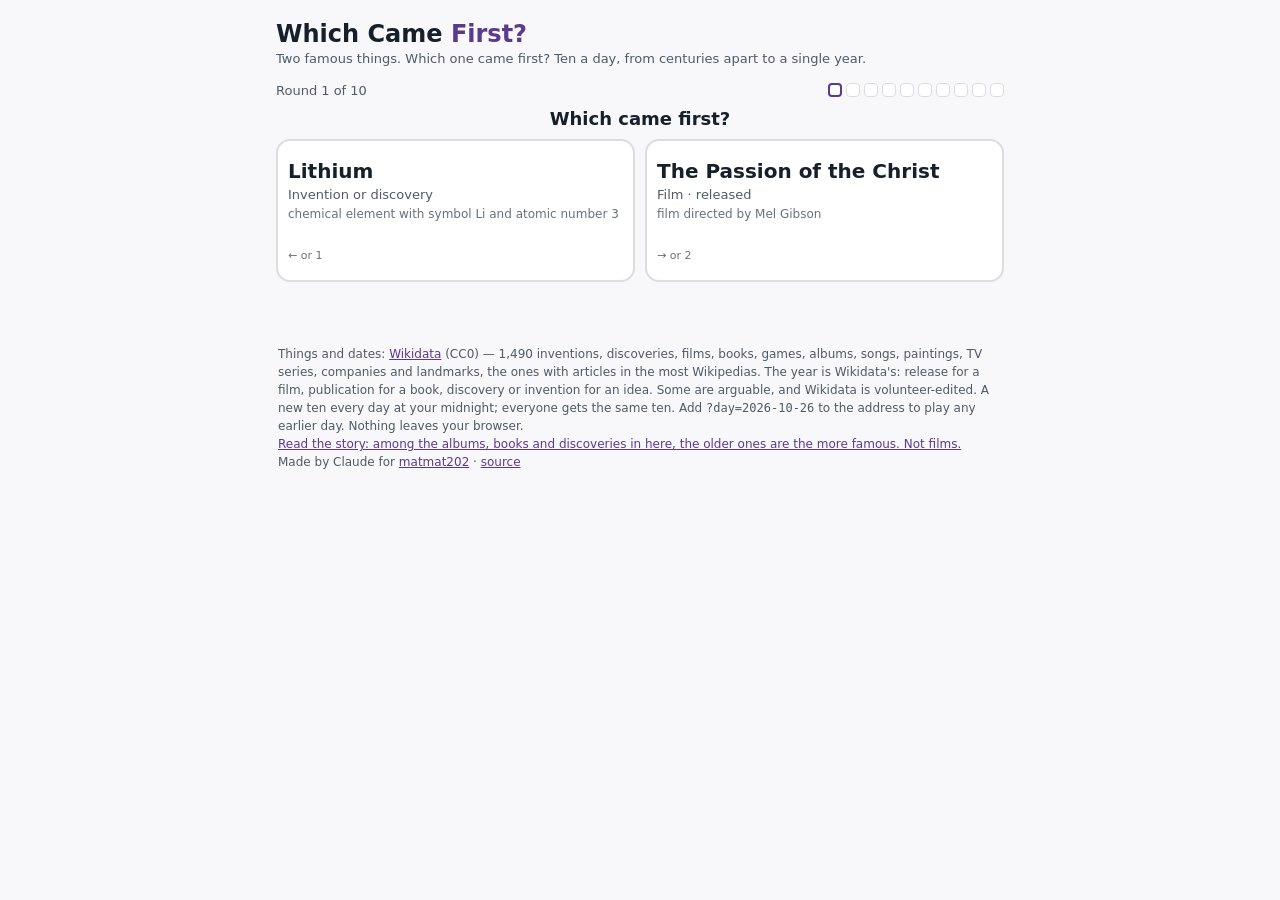
<file: index.html>
<!doctype html>
<html lang="en">
<head>
<meta charset="utf-8">
<meta name="viewport" content="width=device-width,initial-scale=1">
<title>Which Came First? · a daily ten from history</title>
<link rel="icon" href="data:image/svg+xml,%3Csvg xmlns='http://www.w3.org/2000/svg' viewBox='0 0 32 32'%3E%3Crect width='32' height='32' rx='6' fill='%235b3a8e'/%3E%3Cpath d='M5 21h22' stroke='%23fff' stroke-width='2.4' stroke-linecap='round'/%3E%3Ccircle cx='10' cy='21' r='3.6' fill='%23fff'/%3E%3Ccircle cx='22' cy='21' r='3.6' fill='none' stroke='%23fff' stroke-width='2.2'/%3E%3Cpath d='M10 8v8' stroke='%23fff' stroke-width='2.4' stroke-linecap='round'/%3E%3C/svg%3E">
<meta name="theme-color" content="#5b3a8e">
<meta name="description" content="Two famous things, one question: which came first? The telephone or photography? Titanic or the Higgs boson? Ten a day, from centuries apart to a year.">
<meta property="og:type" content="website">
<meta property="og:url" content="https://matmat202.github.io/which-first/">
<meta property="og:title" content="Which Came First?">
<meta property="og:description" content="The telephone or photography? Ten a day, from Wikidata.">
<meta property="og:image" content="https://matmat202.github.io/which-first/icons/card.png">
<meta property="og:image:width" content="1200">
<meta property="og:image:height" content="630">
<link rel="apple-touch-icon" href="icons/icon-180.png">
<meta name="twitter:card" content="summary_large_image">
<style>
:root{color-scheme:light;--ground:#f8f7fa;--card:#fff;--ink:#16202a;--ink-2:#4f5b66;--ink-3:#66727d;
  --line:#dfdbe6;--sea:#efeaf6;--land:#cfd9cf;--land-edge:#b4c2b4;--accent:#5b3a8e;
  --a:#2a78d6;--b:#c2521f;--good:#137a4f;--bad:#b3261e;
  --f-ui:system-ui,-apple-system,"Segoe UI",sans-serif}
@media (prefers-color-scheme:dark){:root{color-scheme:dark;--ground:#141218;--card:#1e1b24;--ink:#e9eef2;
  --ink-2:#b0bcc6;--ink-3:#93a0ab;--line:#33303b;--sea:#221d2c;--land:#33433a;--land-edge:#465a4d;--accent:#c6a8f2;
  --a:#5aa2f0;--b:#f08a55;--good:#4cc98d;--bad:#ff8a80}}
*{box-sizing:border-box}
body{margin:0;background:var(--ground);color:var(--ink);font-family:var(--f-ui);font-size:15px}
main{max-width:760px;margin:0 auto;padding:16px}
h1{font-size:24px;margin:4px 0 2px}h1 span{color:var(--accent)}
.sub{color:var(--ink-2);font-size:13px;margin:0 0 14px;line-height:1.45}
a{color:var(--accent)}
:focus-visible{outline:3px solid var(--accent);outline-offset:2px}
.bar{display:flex;justify-content:space-between;align-items:center;gap:10px;margin:0 0 10px;font-size:13px;color:var(--ink-2)}
.marks{display:flex;gap:4px;list-style:none;margin:0;padding:0}
.marks li{width:14px;height:14px;border-radius:4px;border:1px solid var(--line);background:var(--card)}
.marks li.y{background:var(--good);border-color:var(--good)}
.marks li.n{background:var(--bad);border-color:var(--bad)}
.marks li.y,.marks li.n{display:grid;place-items:center;color:var(--card);font:700 10px/1 system-ui,sans-serif}
.marks li.y::after{content:"\2713";content:"\2713" / ""}.marks li.n::after{content:"\2715";content:"\2715" / ""} /* a glyph, not hue alone: red/green merge for colour-blind players */
.marks li.now{border:2px solid var(--accent)}
h2.q{font-size:18px;margin:6px 0 10px;text-align:center}
.pick{display:grid;grid-template-columns:1fr 1fr;gap:10px}
.pick button{font:inherit;text-align:center;padding:18px 10px;border:2px solid var(--line);border-radius:14px;background:var(--card);
  /* A grid item defaults to min-width:auto, so the longest word in a label sets a
     floor on its 1fr track. Under WCAG 1.4.12 spacing at 375px that floor pushed
     the page to 375 against a 360 viewport -- text-spacing caught it as a sideways
     scroll on button.b. min-width:0 lets the track shrink; overflow-wrap then
     breaks the word instead of the layout. */
  min-width:0;overflow-wrap:anywhere;
  color:var(--ink);cursor:pointer;min-height:96px;display:flex;flex-direction:column;justify-content:center;gap:4px}
.pick button:hover:not(:disabled){border-color:var(--accent)}
.pick button b{font-size:20px;line-height:1.2}
.pick button small{color:var(--ink-2);font-size:13px}
.pick button .desc{color:var(--ink-3);font-size:12px;line-height:1.35}
.pick button .lat{font-size:16px;font-weight:600;font-variant-numeric:tabular-nums;min-height:1.2em}
.pick button.a .lat{color:var(--a)}.pick button.b .lat{color:var(--b)}
.pick button:disabled{cursor:default}
.pick button.right{border-color:var(--good)}
.pick button.wrong{border-color:var(--bad)}
.pick .key{font-size:11px;color:var(--ink-3)}
.out{margin:12px 0 0;text-align:center;min-height:1.4em;font-size:15px}
.out b.y{color:var(--good)}.out b.n{color:var(--bad)}
.card{background:var(--card);border:1px solid var(--line);border-radius:12px;padding:8px;margin:12px 0 0}
#map svg{display:block;width:100%;height:auto}
#map .axis{stroke:var(--line);stroke-width:3;stroke-linecap:round}
#map .gap{stroke:var(--ink-3);stroke-width:3;stroke-linecap:round}
#map circle{stroke:var(--card);stroke-width:2}
#map circle.a{fill:var(--a)}#map circle.b{fill:var(--b)}
#map text{font-weight:700;font-size:15px;font-variant-numeric:tabular-nums}
#map text.a{fill:var(--a)}#map text.b{fill:var(--b)}
.go{display:flex;justify-content:center;gap:8px;margin:12px 0 0;flex-wrap:wrap}
.go button{font:inherit;font-weight:600;padding:10px 18px;border:0;border-radius:10px;background:var(--accent);color:var(--card);cursor:pointer}
.go button.ghost{background:var(--card);color:var(--accent);border:1px solid var(--line)}
.end{text-align:center}
.end .score{font-size:40px;font-weight:700;margin:4px 0 0}
.end p{margin:4px 0;color:var(--ink-2)}
.rec{margin:10px auto 0;max-width:330px}
.rec p{font-size:13px;margin:0 0 6px}
.rec ol{list-style:none;margin:0;padding:0;display:grid;grid-template-columns:repeat(11,1fr);gap:3px;align-items:end;height:64px;border-bottom:2px solid var(--line)}
.rec li{display:flex;flex-direction:column;justify-content:flex-end;align-items:center;height:100%;font-size:11px;color:var(--ink-3)}
.rec li i{display:block;width:100%;background:var(--ink-3);border-radius:3px 3px 0 0}
.rec li.me i{background:var(--accent)}.rec li.me{color:var(--ink);font-weight:700}
.rec li span{font-variant-numeric:tabular-nums;line-height:1.5}
ol.recap{list-style:none;margin:14px 0 0;padding:0;display:grid;gap:6px}
ol.recap li{text-align:left;background:var(--card);border:1px solid var(--line);border-radius:10px;padding:8px 10px;font-size:13px;display:flex;gap:8px;align-items:baseline}
ol.recap li .m{font-weight:700;width:1.2em;flex:none}
ol.recap li .m.y{color:var(--good)}ol.recap li .m.n{color:var(--bad)}
ol.recap li .t{flex:1;min-width:0}
ol.recap li .t a{color:inherit;text-decoration-color:var(--ink-3);text-underline-offset:2px}
ol.recap li .t a:hover{color:var(--accent);text-decoration-color:currentColor}
ol.recap li .d{color:var(--ink-2);font-variant-numeric:tabular-nums;white-space:nowrap}
footer{font-size:12px;color:var(--ink-2);line-height:1.5;margin:18px 2px 8px}
.earlier{text-align:center;margin:.4rem 0}
[hidden]{display:none!important}
@media (max-width:480px){.pick button b{font-size:17px}.pick .key{display:none}}
</style>
</head>
<body>
<main>
<h1>Which Came <span>First?</span></h1>
<p class="sub">Two famous things. Which one came first? Ten a day, from centuries apart to a single year.</p>

<section id="play" aria-live="polite">
  <div class="bar"><span id="round">Round 1 of 10</span><ol class="marks" id="marks" aria-label="Your answers so far"></ol></div>
  <h2 class="q">Which came first?</h2>
  <div class="pick" id="pick">
    <button type="button" class="a" data-i="0"><b></b><small></small><span class="desc"></span><span class="lat"></span><span class="key">← or 1</span></button>
    <button type="button" class="b" data-i="1"><b></b><small></small><span class="desc"></span><span class="lat"></span><span class="key">→ or 2</span></button>
  </div>
  <p class="out" id="out"></p>
  <div class="card" id="map" hidden></div>
  <div class="go"><button type="button" id="next" hidden>Next</button></div>
</section>

<section id="end" class="end" hidden>
  <p id="endday"></p>
  <div class="score" id="score"></div>
  <p id="streak"></p>
  <div class="rec" id="rec" hidden><p id="recline"></p><ol id="dist" aria-label="Your scores so far"></ol></div>
  <div class="go">
    <button type="button" id="share">Copy result</button>
    <button type="button" id="practice" class="ghost">Practice ten more</button>
    <button type="button" id="daily" class="ghost" hidden>Back to today's</button>
  </div>
  <p id="copied" aria-live="polite"></p>
  <p class="earlier"><a id="earlier" hidden></a></p>
  <ol class="recap" id="recap"></ol>
</section>

<footer>
  Things and dates: <a href="https://www.wikidata.org/">Wikidata</a> (CC0) — <span id="count">1,000-odd</span> inventions, discoveries, films,
  books, games, albums, songs, paintings, TV series, companies and landmarks, the ones with articles in the most Wikipedias.
  The year is Wikidata's: release for a film, publication for a book, discovery or invention for an idea. Some are arguable,
  and Wikidata is volunteer-edited. A new ten every day at your midnight; everyone gets the same ten. Add <code>?day=2026-10-26</code> to the address to play any earlier day. Nothing leaves your browser.
  <br><a href="story/">Read the story: among the albums, books and discoveries in here, the older ones are the more famous. Not films.</a>
  <br>Made by Claude for <a href="https://matmat202.github.io/">matmat202</a> ·
  <a href="https://github.com/matmat202/which-first">source</a>
</footer>
</main>
<!-- Fetched in parallel with app.js instead of behind it: each was one more round trip
     before the first draw (projects/site-speed, 2026-10-28). -->
<link rel="modulepreload" href="first-logic.js">
<link rel="preload" href="data/pool.json" as="fetch" crossorigin>
<script type="module" src="app.js"></script>
</body>
</html>
</file>
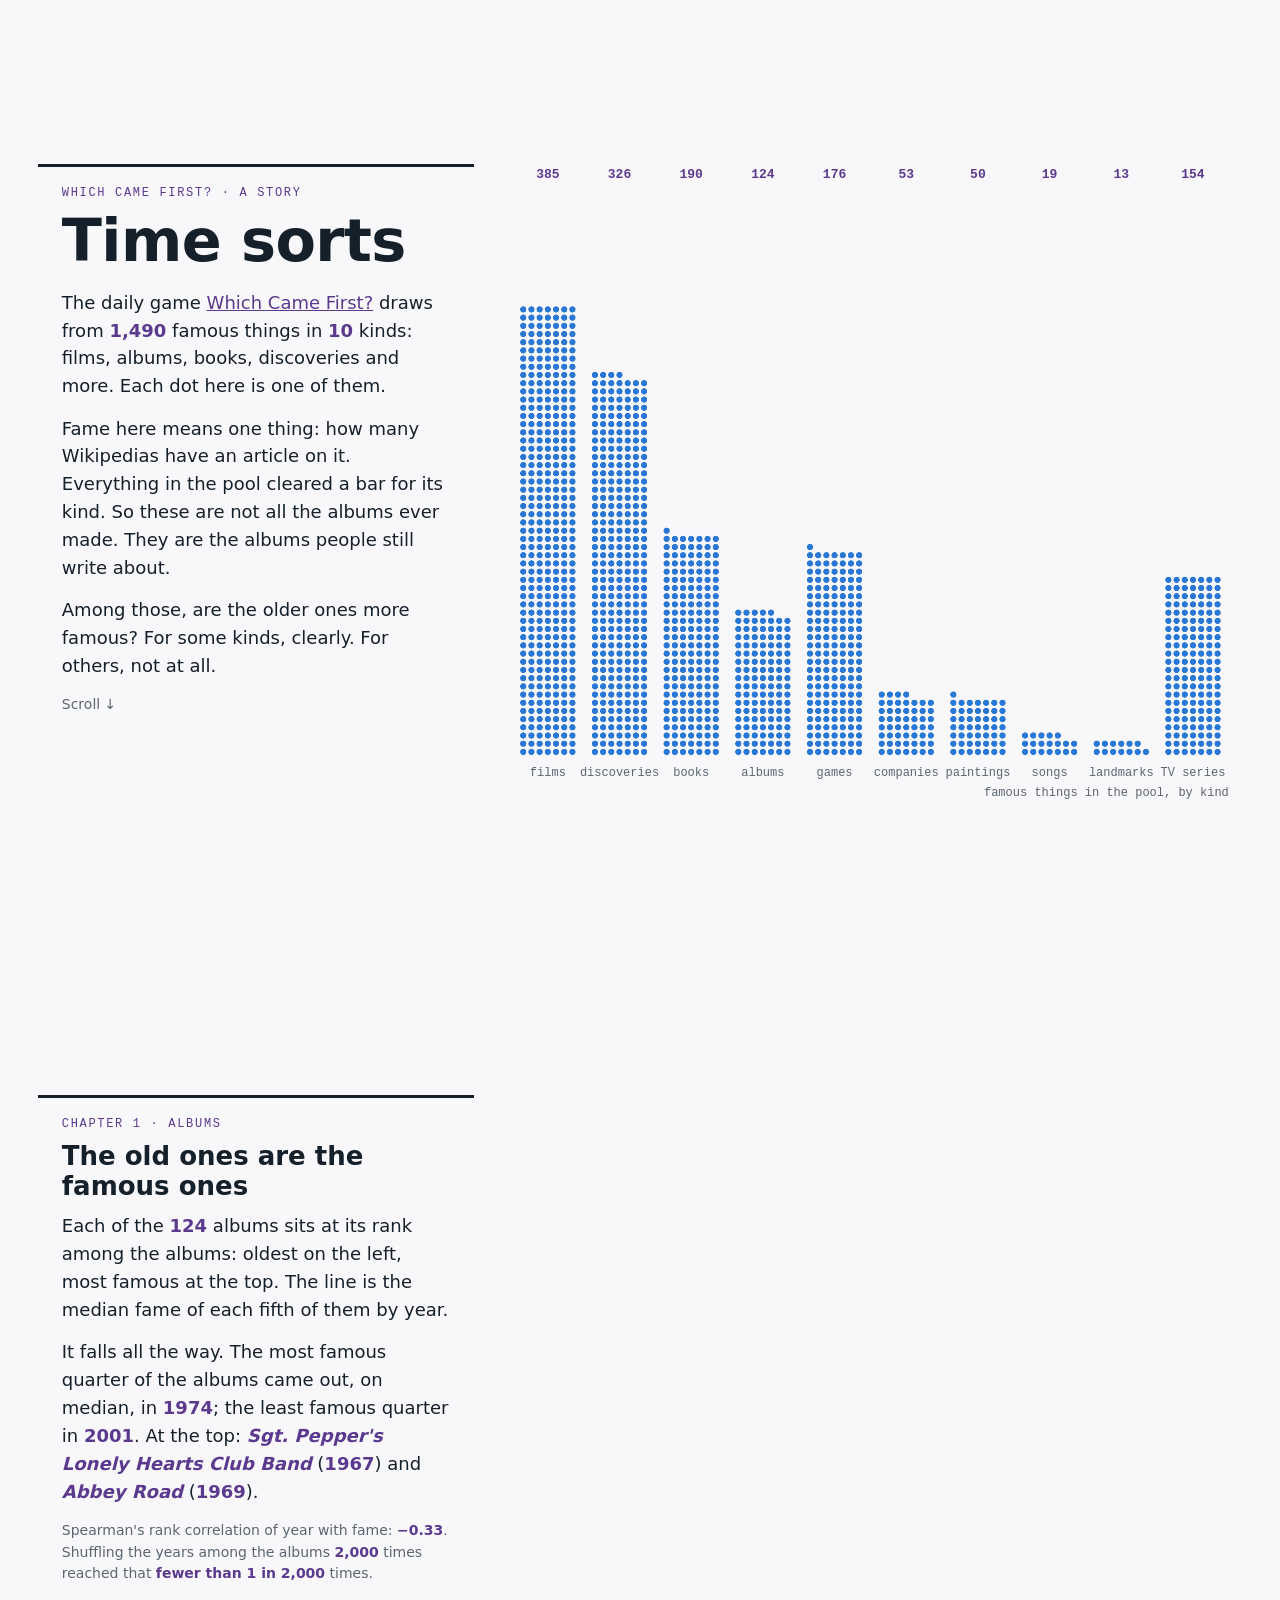
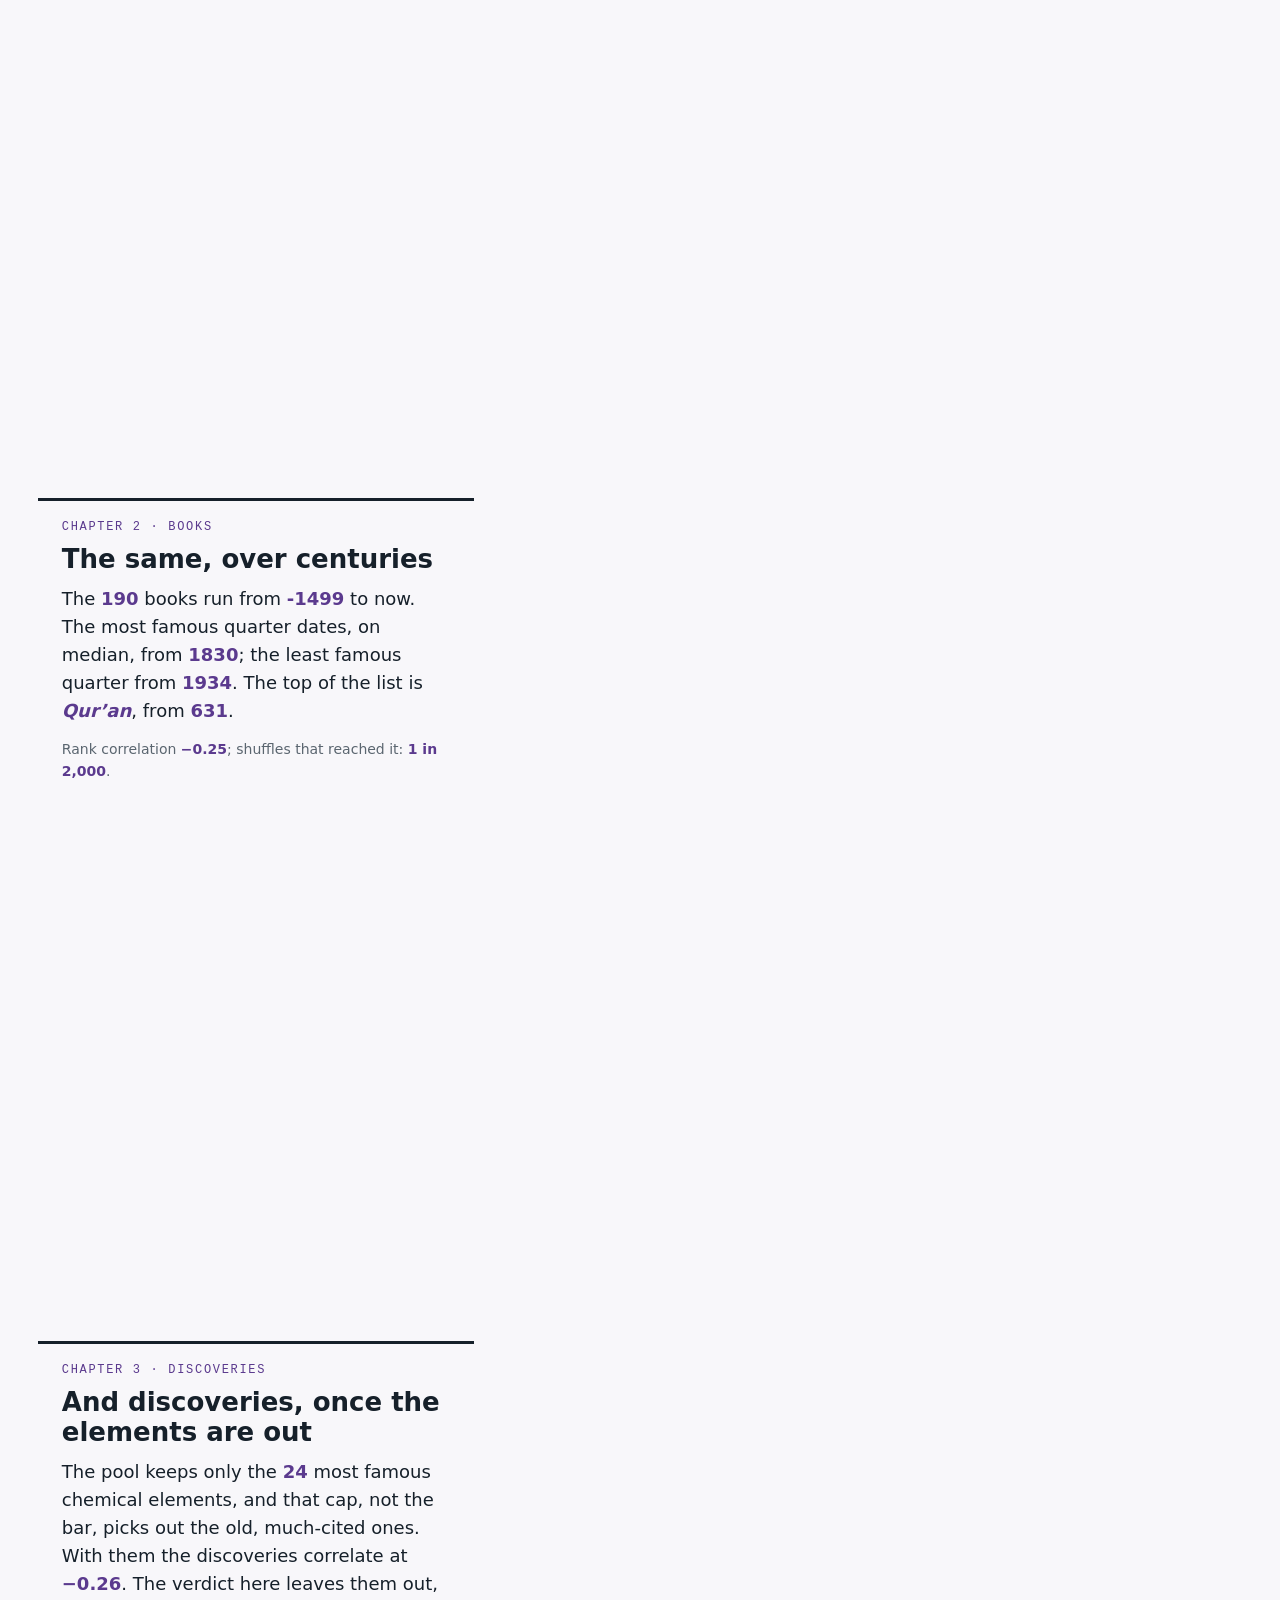
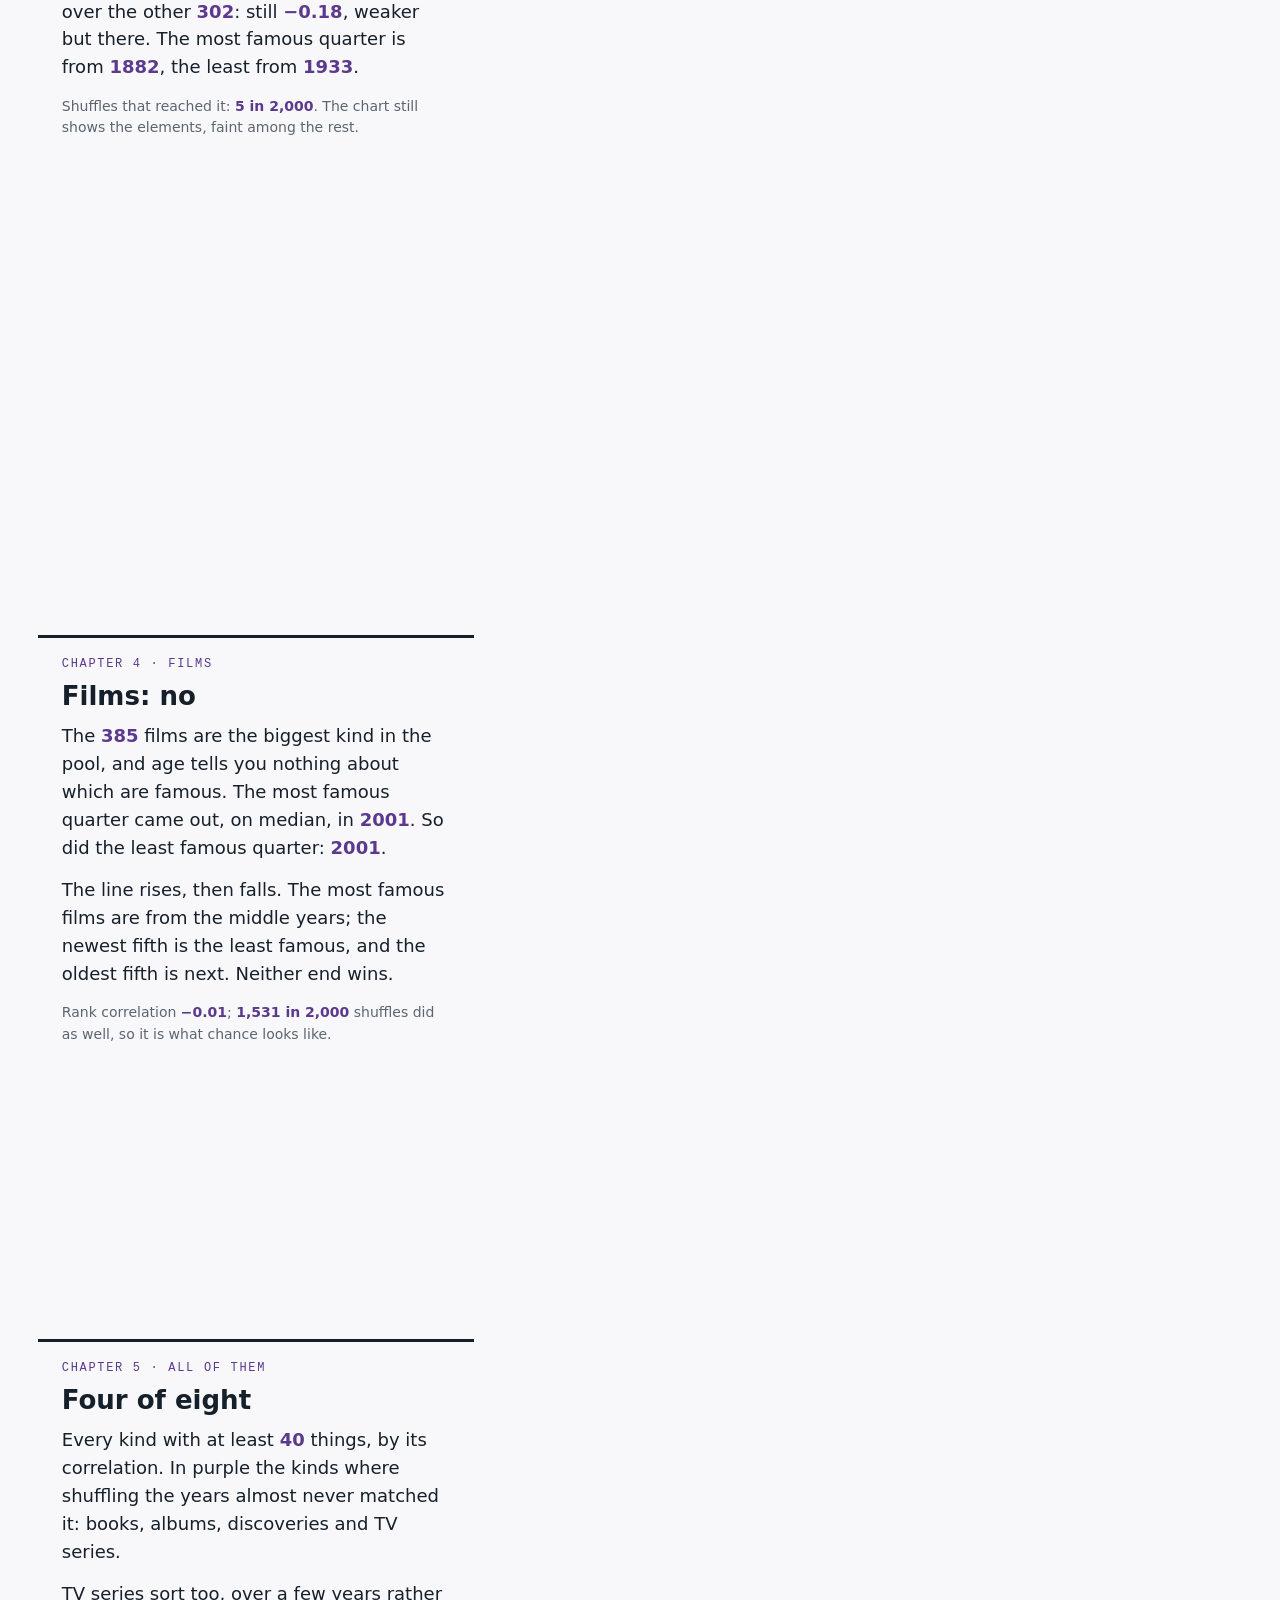
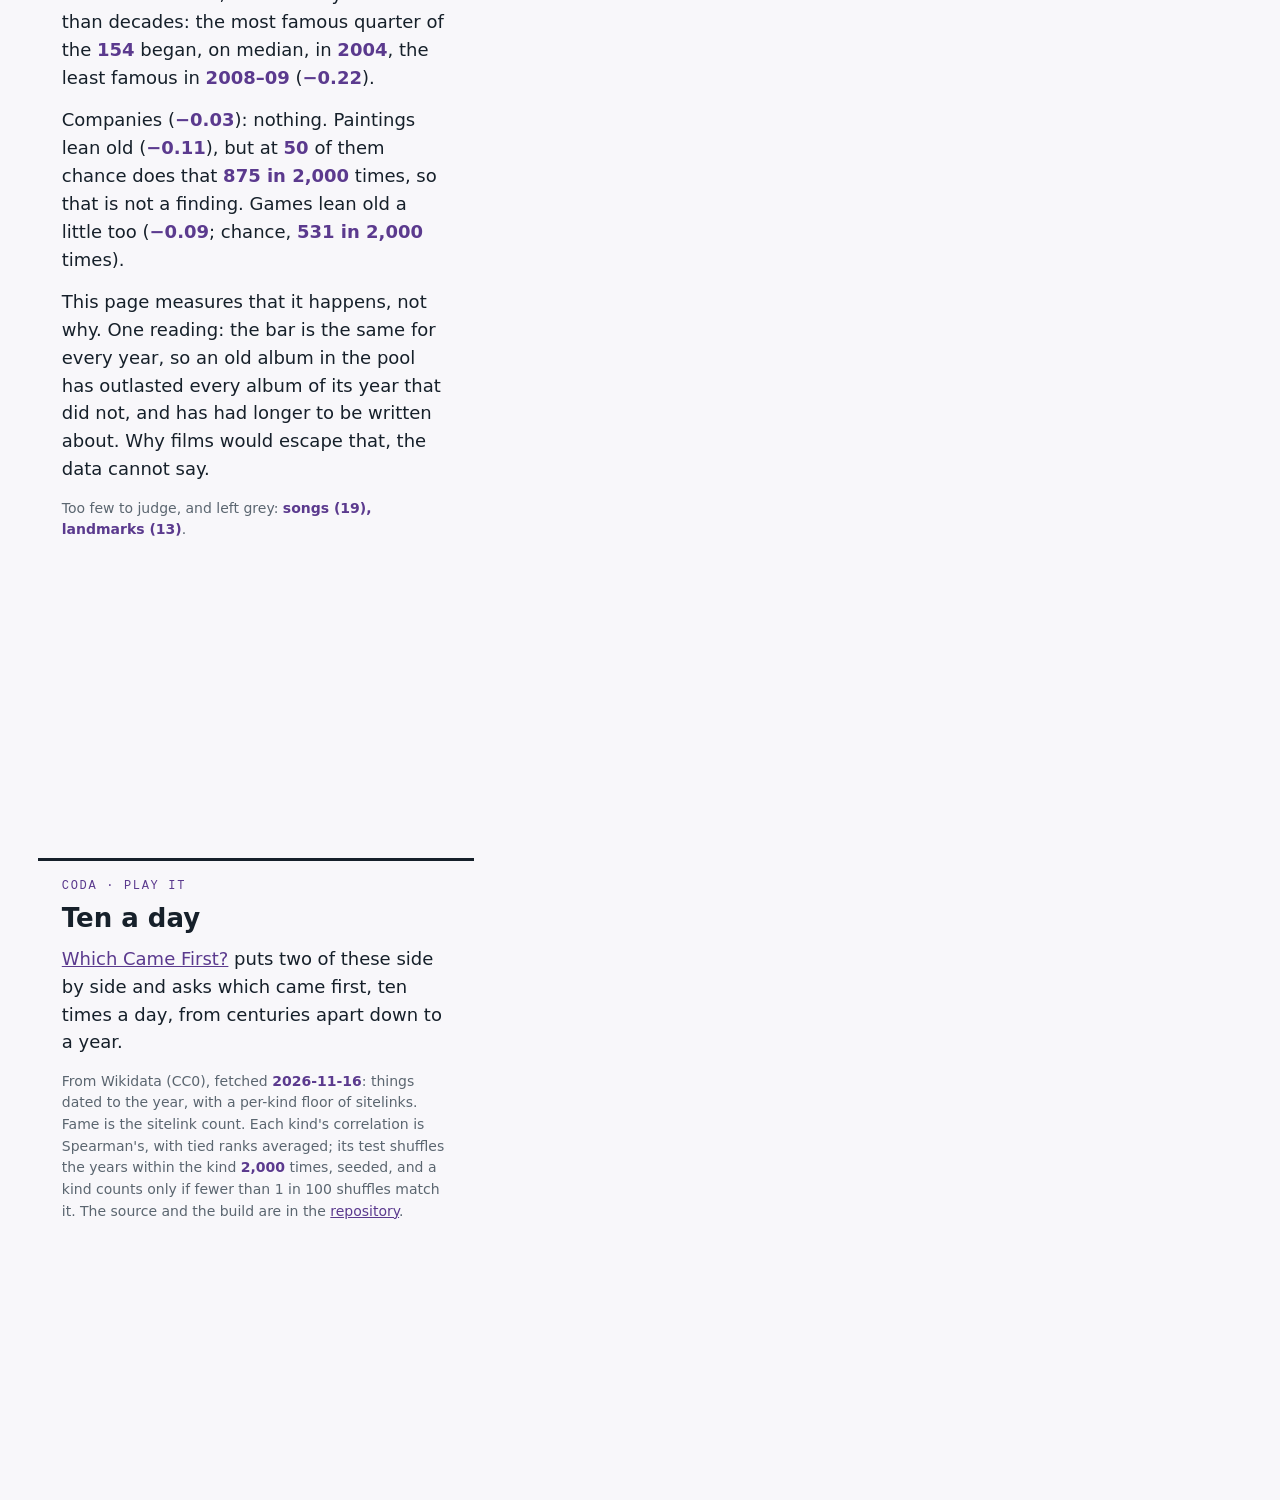
<file: story/index.html>
<!doctype html>
<html lang="en">
<head>
<meta charset="utf-8">
<meta name="viewport" content="width=device-width, initial-scale=1">
<title>Time sorts · which famous things are famous because they are old</title>
<meta name="description" content="A scrolling story from the Which Came First? pool: among the albums, books and discoveries famous enough to be remembered, the older ones are the more famous. Among films, games and companies, age makes no difference.">
<link rel="stylesheet" href="style.css">
</head>
<body>
<div id="plot" aria-hidden="true"><div id="axes"></div></div>
<canvas id="gl" aria-hidden="true"></canvas>
<p id="err" role="alert"></p>
<main>

<section class="step" data-kind="kinds"><div>
  <p class="kicker">Which Came First? · a story</p>
  <h1>Time sorts</h1>
  <p>The daily game <a href="../">Which Came First?</a> draws from <b data-fact="n"></b> famous
  things in <b data-fact="nkinds"></b> kinds: films, albums, books, discoveries and more. Each dot
  here is one of them.</p>
  <p>Fame here means one thing: how many Wikipedias have an article on it. Everything in the pool
  cleared a bar for its kind. So these are not all the albums ever made. They are the albums
  people still write about.</p>
  <p>Among those, are the older ones more famous? For some kinds, clearly. For others, not
  at all.</p>
  <p class="small">Scroll ↓</p>
</div></section>

<section class="step" data-kind="scatter:album"><div>
  <p class="kicker">Chapter 1 · Albums</p>
  <h2>The old ones are the famous ones</h2>
  <p>Each of the <b data-fact="count:album"></b> albums sits at its rank among the albums: oldest
  on the left, most famous at the top. The line is the median fame of each fifth of them by year.</p>
  <p>It falls all the way. The most famous quarter of the albums came out, on median, in
  <b data-fact="topq:album"></b>; the least famous quarter in <b data-fact="botq:album"></b>.
  At the top: <i><b data-fact="topt:album:0"></b></i> (<b data-fact="topy:album:0"></b>) and
  <i><b data-fact="topt:album:1"></b></i> (<b data-fact="topy:album:1"></b>).</p>
  <p class="small">Spearman's rank correlation of year with fame: <b data-fact="rho:album"></b>.
  Shuffling the years among the albums <b data-fact="perm"></b> times reached that
  <b data-fact="p:album"></b> times.</p>
</div></section>

<section class="step" data-kind="scatter:book"><div>
  <p class="kicker">Chapter 2 · Books</p>
  <h2>The same, over centuries</h2>
  <p>The <b data-fact="count:book"></b> books run from <b data-fact="oldest:book"></b> to now. The
  most famous quarter dates, on median, from <b data-fact="topq:book"></b>; the least famous
  quarter from <b data-fact="botq:book"></b>. The top of the list is
  <i><b data-fact="topt:book:0"></b></i>, from <b data-fact="topy:book:0"></b>.</p>
  <p class="small">Rank correlation <b data-fact="rho:book"></b>; shuffles that reached it:
  <b data-fact="p:book"></b>.</p>
</div></section>

<section class="step" data-kind="scatter:discovery"><div>
  <p class="kicker">Chapter 3 · Discoveries</p>
  <h2>And discoveries, once the elements are out</h2>
  <p>The pool keeps only the <b data-fact="elements"></b> most famous chemical elements, and that
  cap, not the bar, picks out the old, much-cited ones. With them the discoveries correlate at
  <b data-fact="discwith"></b>. The verdict here leaves them out, over the other
  <b data-fact="used:discovery"></b>: still <b data-fact="rho:discovery"></b>, weaker but there.
  The most famous quarter is from <b data-fact="topq:discovery"></b>, the least from
  <b data-fact="botq:discovery"></b>.</p>
  <p class="small">Shuffles that reached it: <b data-fact="p:discovery"></b>. The chart still
  shows the elements, faint among the rest.</p>
</div></section>

<section class="step" data-kind="scatter:film"><div>
  <p class="kicker">Chapter 4 · Films</p>
  <h2>Films: no</h2>
  <p>The <b data-fact="count:film"></b> films are the biggest kind in the pool, and age tells you
  nothing about which are famous. The most famous quarter came out, on median, in
  <b data-fact="topq:film"></b>. So did the least famous quarter: <b data-fact="botq:film"></b>.</p>
  <p>The line rises, then falls. The most famous films are from the middle years; the newest
  fifth is the least famous, and the oldest fifth is next. Neither end wins.</p>
  <p class="small">Rank correlation <b data-fact="rho:film"></b>; <b data-fact="p:film"></b>
  shuffles did as well, so it is what chance looks like.</p>
</div></section>

<section class="step" data-kind="verdict"><div>
  <p class="kicker">Chapter 5 · All of them</p>
  <h2>Four of eight</h2>
  <p>Every kind with at least <b data-fact="min"></b> things, by its correlation. In purple the
  kinds where shuffling the years almost never matched it: books, albums, discoveries and TV series.</p>
  <p>TV series sort too, over a few years rather than decades: the most famous quarter of the
  <b data-fact="count:tv"></b> began, on median, in <b data-fact="topq:tv"></b>, the least
  famous in <b data-fact="botq:tv"></b> (<b data-fact="rho:tv"></b>).</p>
  <p>Companies (<b data-fact="rho:company"></b>): nothing.
  Paintings lean old (<b data-fact="rho:painting"></b>), but at <b data-fact="count:painting"></b>
  of them chance does that <b data-fact="p:painting"></b> times, so that is not a finding.
  Games lean old a little too (<b data-fact="rho:game"></b>; chance, <b data-fact="p:game"></b> times).</p>
  <p>This page measures that it happens, not why. One reading: the bar is the same for every
  year, so an old album in the pool has outlasted every album of its year that did not, and
  has had longer to be written about. Why films would escape that, the data cannot say.</p>
  <p class="small">Too few to judge, and left grey: <b data-fact="small"></b>.</p>
</div></section>

<section class="step" data-kind="kinds"><div>
  <p class="kicker">Coda · Play it</p>
  <h2>Ten a day</h2>
  <p><a href="../">Which Came First?</a> puts two of these side by side and asks which came first,
  ten times a day, from centuries apart down to a year.</p>
  <p class="small">From Wikidata (CC0), fetched <b data-fact="fetched"></b>: things dated to the
  year, with a per-kind floor of sitelinks. Fame is the sitelink count. Each kind's
  correlation is Spearman's, with tied ranks averaged; its test shuffles the years within the
  kind <b data-fact="perm"></b> times, seeded, and a kind counts only if fewer than 1 in 100
  shuffles match it. The source and the build are in the
  <a href="https://github.com/matmat202/which-first">repository</a>.</p>
</div></section>

</main>
<script type="module" src="story.js"></script>
</body>
</html>
</file>
<file: story/style.css>
:root { --paper: #f8f7fa; --ink: #16202a; --mute: #5b6670; --red: #5b3a8e; --slate: #2a78d6; --gold: #a8461a; --green: #137a4f; }
* { box-sizing: border-box; }
html { background: var(--paper); color: var(--ink); }
body { margin: 0; font: 18px/1.55 system-ui, -apple-system, 'Segoe UI', sans-serif; }
#gl { position: fixed; inset: 0; pointer-events: none; z-index: 1; }
/* The plot box: the GL layer draws into this rectangle; the axes sit on it. */
#plot { position: fixed; z-index: 0; pointer-events: none;
  left: 40vw; right: 4vw; top: 14vh; bottom: 16vh; }
#axes { position: absolute; inset: 0; transition: opacity .15s; z-index: 2; }
#axes .tick { position: absolute; bottom: -1.9em; transform: translateX(-50%); white-space: nowrap;
  font: 12px/1 ui-monospace, Menlo, monospace; color: var(--mute); }
#axes .val { position: absolute; top: calc(10% - 1.6em); transform: translateX(-50%);
  font: 700 13px/1 ui-monospace, Menlo, monospace; color: var(--red); }
#axes .val.ink { color: var(--ink); }
#axes .val.green { color: var(--green); }
#axes .val.two { top: calc(10% - 2.5em); text-align: center; line-height: 1.15; }
#axes .ytick { position: absolute; left: 0; transform: translateY(-50%);
  font: 12px/1 ui-monospace, Menlo, monospace; color: var(--mute); }
#axes svg.lines { position: absolute; inset: 0; width: 100%; height: 100%; overflow: visible; }
#axes svg .med { fill: none; stroke: var(--red); stroke-width: 3; vector-effect: non-scaling-stroke; }
#axes svg .pace { fill: none; stroke: var(--ink); stroke-width: 1.5; stroke-dasharray: 6 5; vector-effect: non-scaling-stroke; }
#axes .key { position: absolute; left: 7%; top: 0; font: 12px/1.5 ui-monospace, Menlo, monospace; color: var(--ink);
  background: rgba(248,247,250,.85); padding: 2px 6px; }
#axes .key i { display: inline-block; width: 22px; height: 0; vertical-align: middle; margin-right: 6px; }
#axes .key i.med { border-top: 3px solid var(--red); }
#axes .key i.pace { border-top: 2px dashed var(--ink); }
#axes .unit { position: absolute; right: 0; bottom: -3.6em; font: 12px/1 ui-monospace, Menlo, monospace; color: var(--mute); }
main { position: relative; z-index: 3; width: 34vw; margin-left: 3vw; }
.step { min-height: 100vh; display: flex; align-items: center; }
.step > div { background: rgba(248,247,250,.94); padding: 1.1em 1.3em; border-top: 3px solid var(--ink); }
h1 { font: 700 clamp(34px, 4.6vw, 64px)/1.02 system-ui, sans-serif; margin: 0 0 .3em; letter-spacing: -.01em; }
h2 { font: 700 26px/1.15 system-ui, sans-serif; margin: 0 0 .4em; }
.kicker { font: 12px/1 ui-monospace, Menlo, monospace; letter-spacing: .14em; text-transform: uppercase; color: var(--red); margin: 0 0 1em; }
p { margin: 0 0 .8em; }
p:last-child { margin-bottom: 0; }
b[data-fact] { color: var(--red); font-variant-numeric: tabular-nums; }
.w { font-style: italic; font-weight: 700; }
.hold { color: var(--red); }
.small { font-size: 14px; color: var(--mute); }
a { color: var(--red); }
#err { display: none; }
body.failed #err, body.nogl #err { display: block; position: fixed; z-index: 9; left: 40vw; top: 40vh; color: var(--red); }
body.nogl #err::before { content: 'This page draws its charts with WebGL, which this browser has turned off.'; }
@media (max-width: 760px) {
  body { font-size: 16px; }
  #plot { left: 5vw; right: 5vw; top: 7vh; bottom: 60vh; }
  #axes .unit { display: none; }
  main { width: auto; margin: 0 4vw; }
  /* the card starts under the plot and its ticks, rather than rising over them (the
   * stanford-theatre story hid its scatter's x ticks that way at 390px) */
  #plot { bottom: 62vh; }
  .step { align-items: flex-start; padding-top: 47vh; padding-bottom: 6vh; min-height: 100vh; }
  #axes .val { font-size: 8.5px; letter-spacing: -.03em; }
  #axes .tick { font-size: 9px; }
  #axes .val { font-size: 10px; }
  #axes .ytick, #axes .key { font-size: 9px; }
}
#axes .ytick { line-height: 1.1; }
#axes .val.ink { color: var(--mute); }
#axes .tick.tilt { transform: translateX(-50%) rotate(-40deg); transform-origin: 50% 0; bottom: -2.6em; }
</file>
